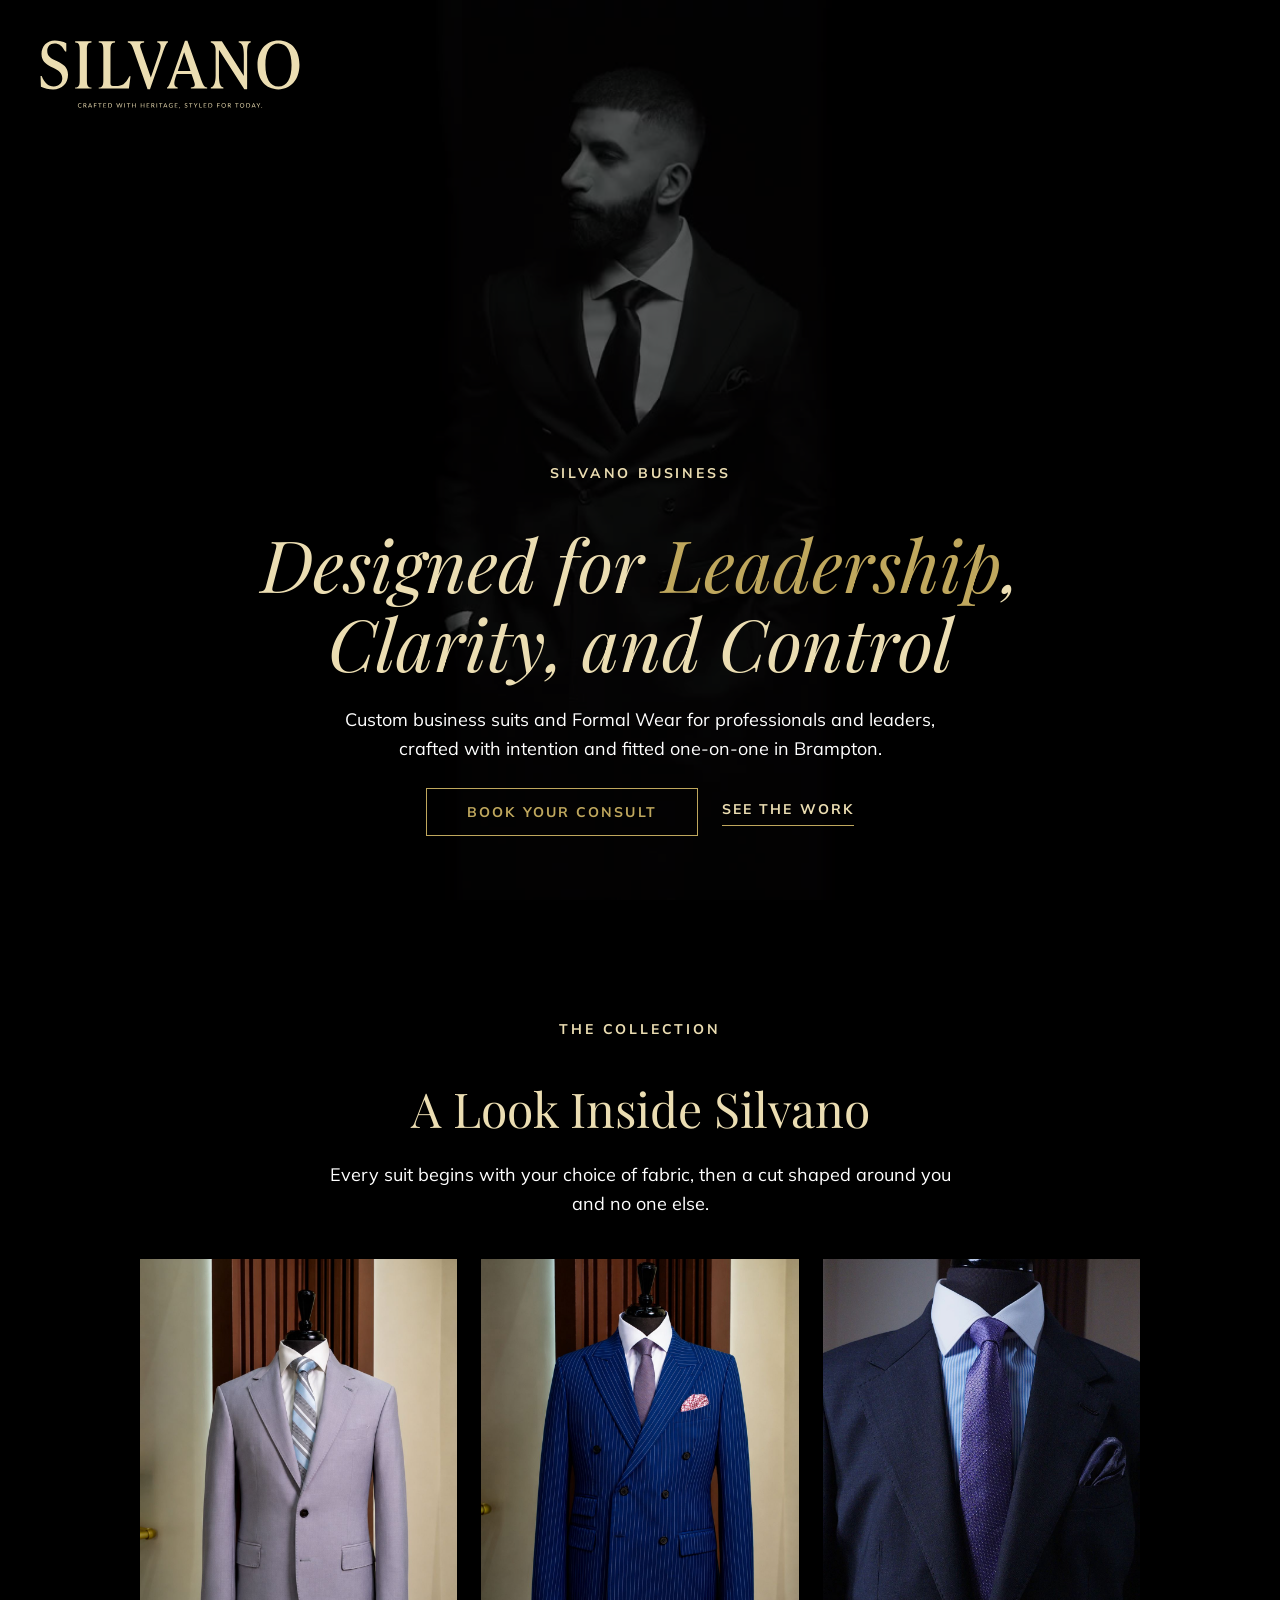
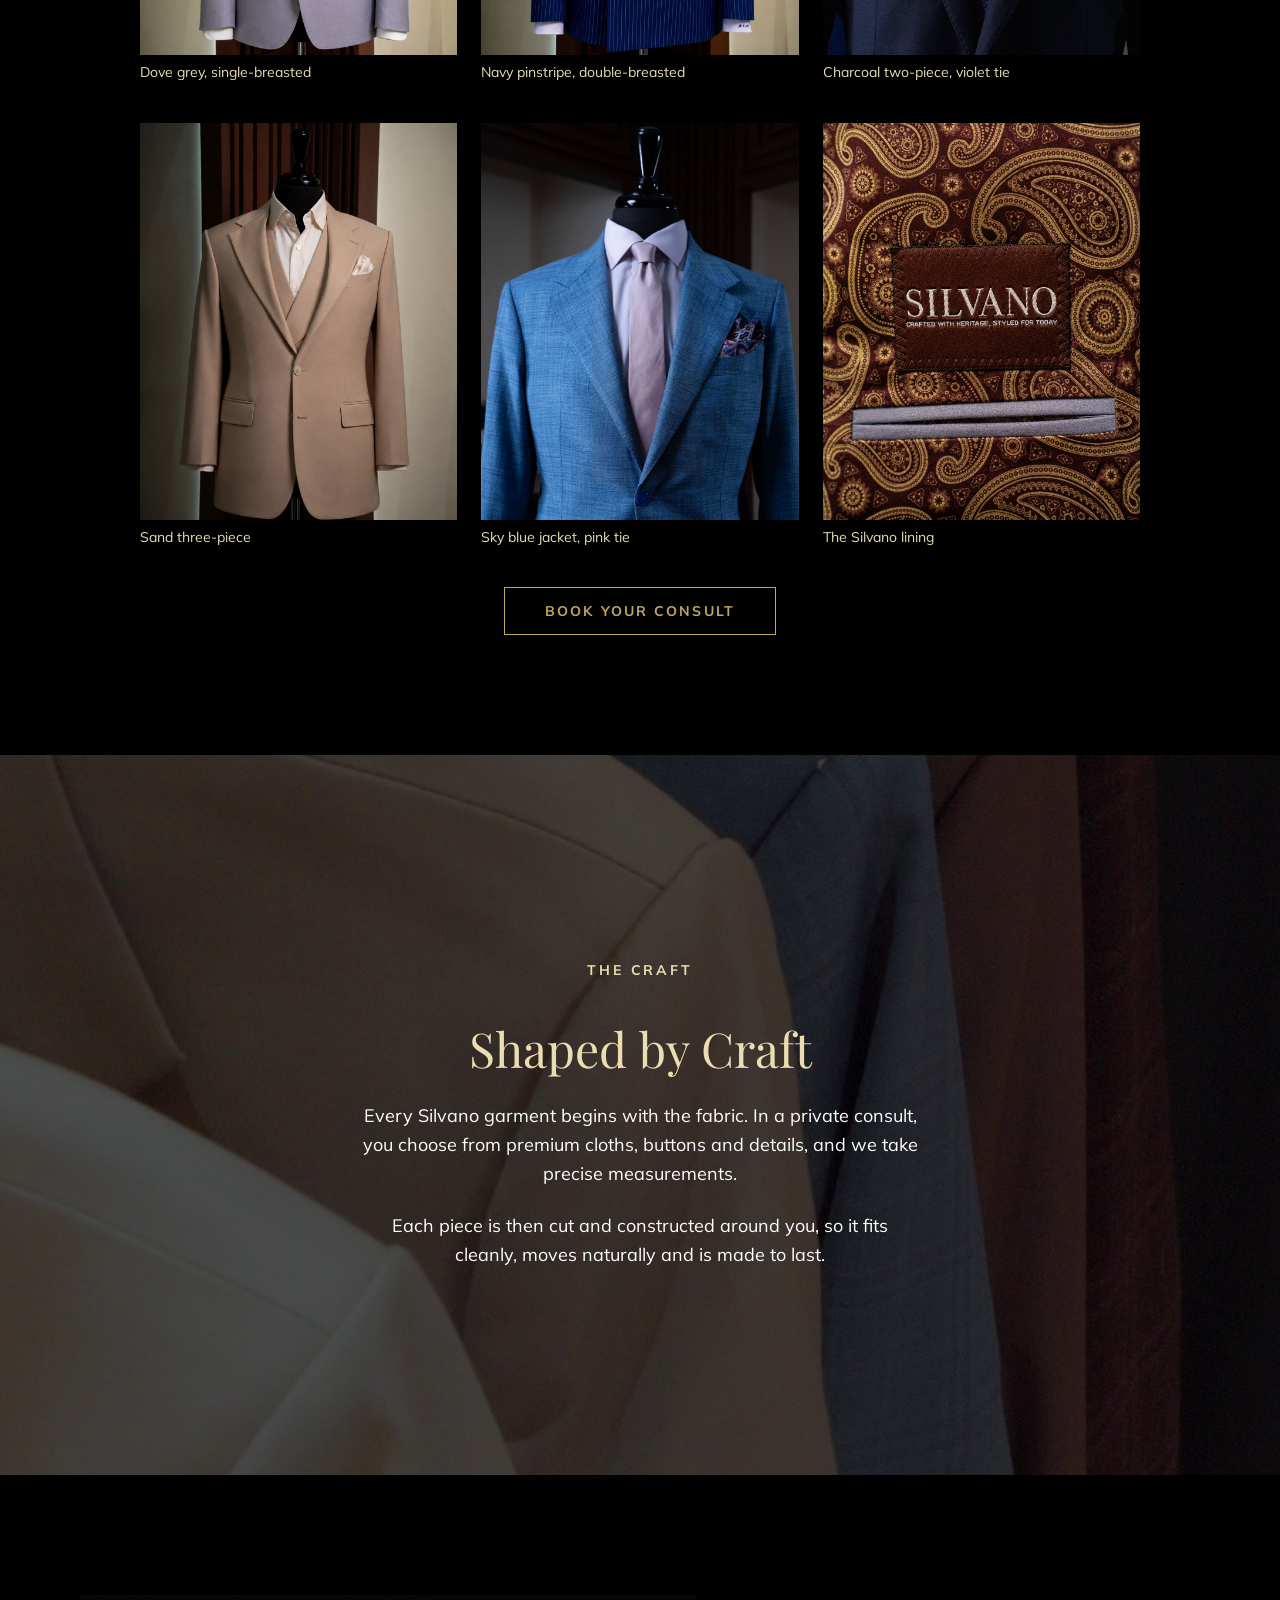
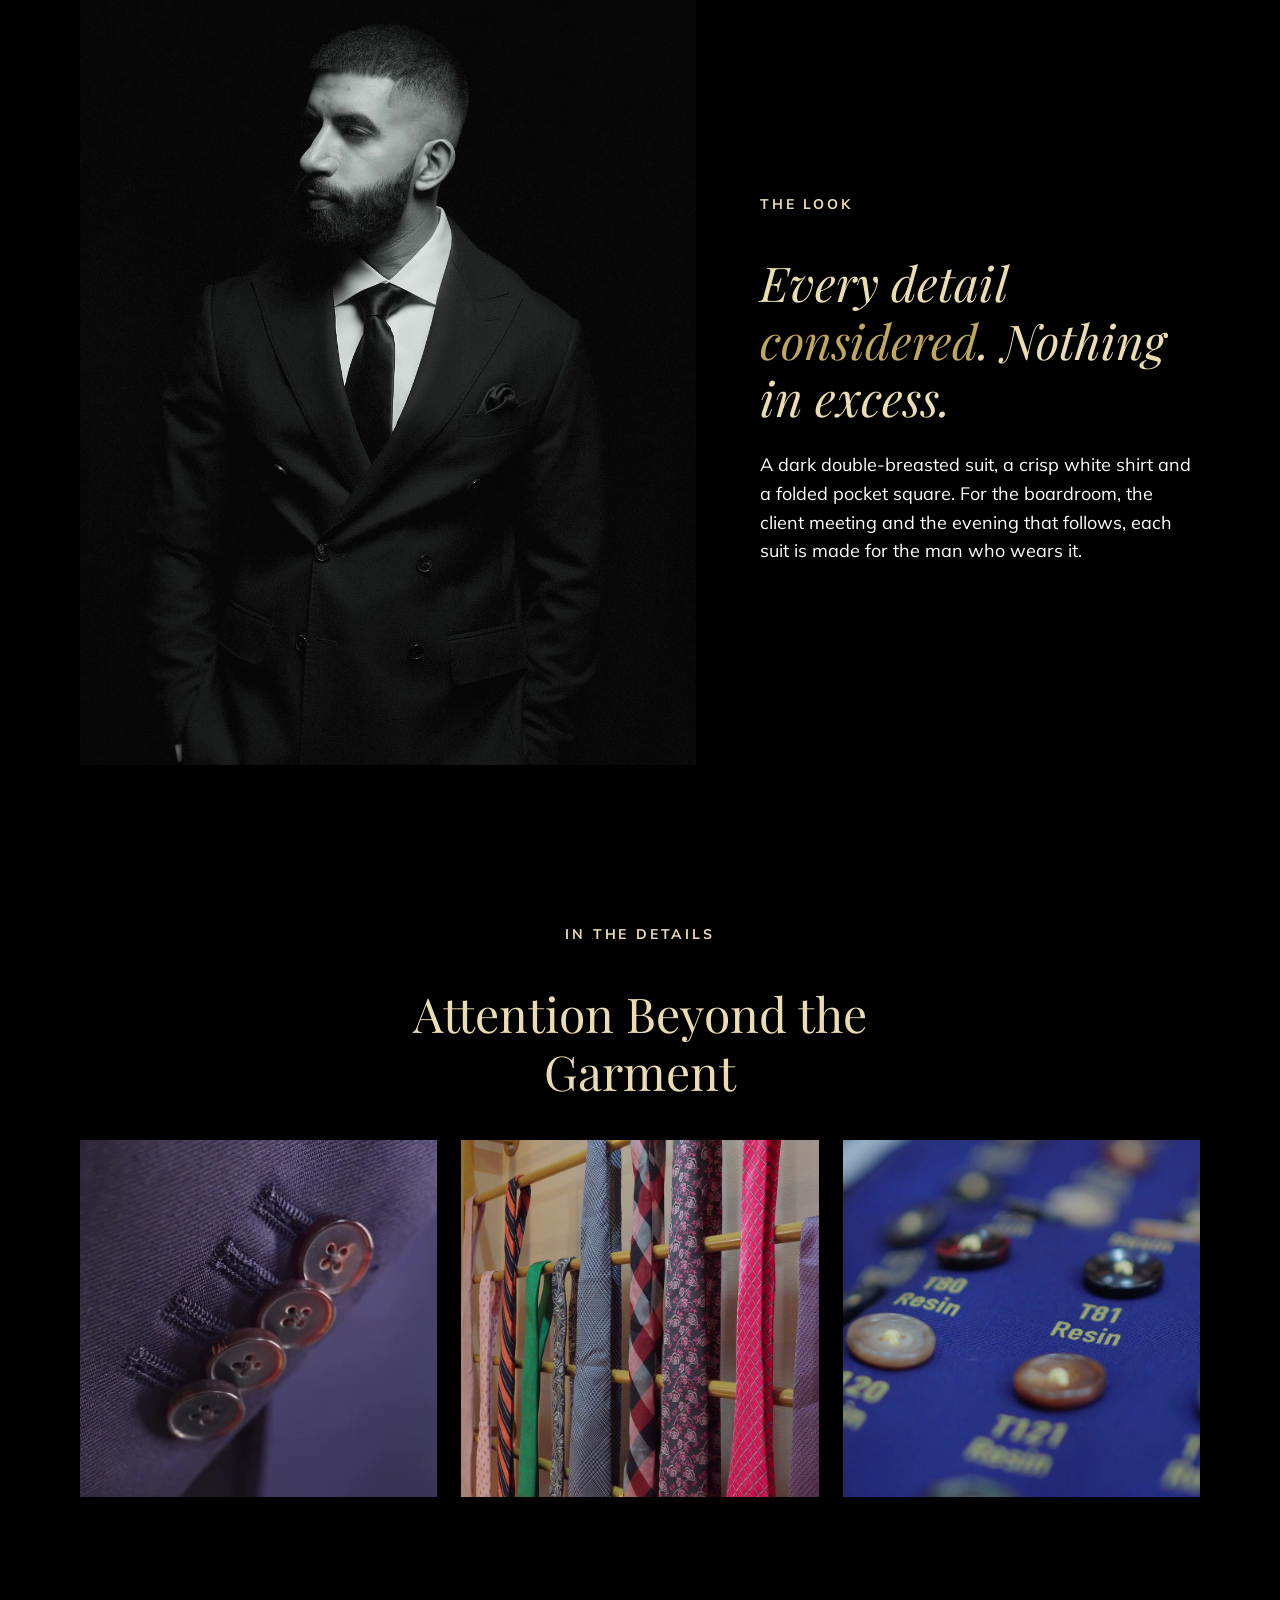
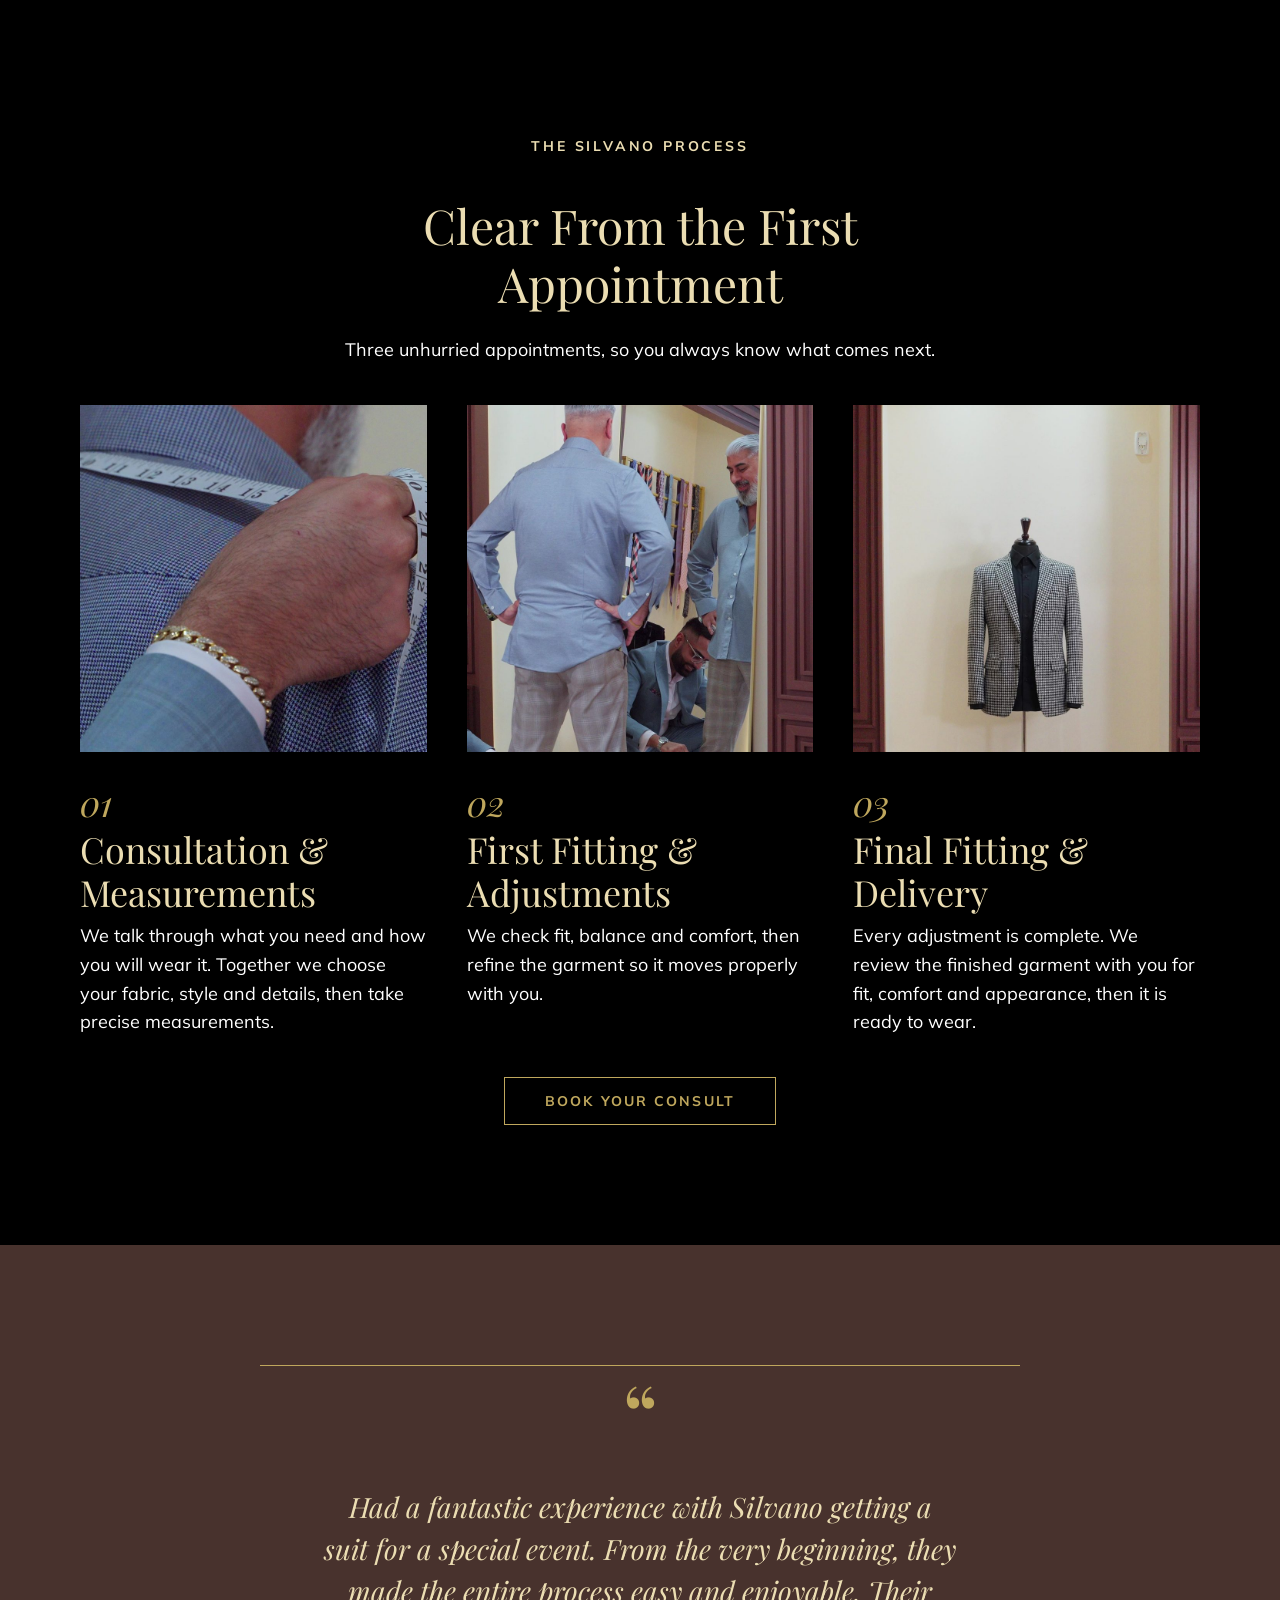
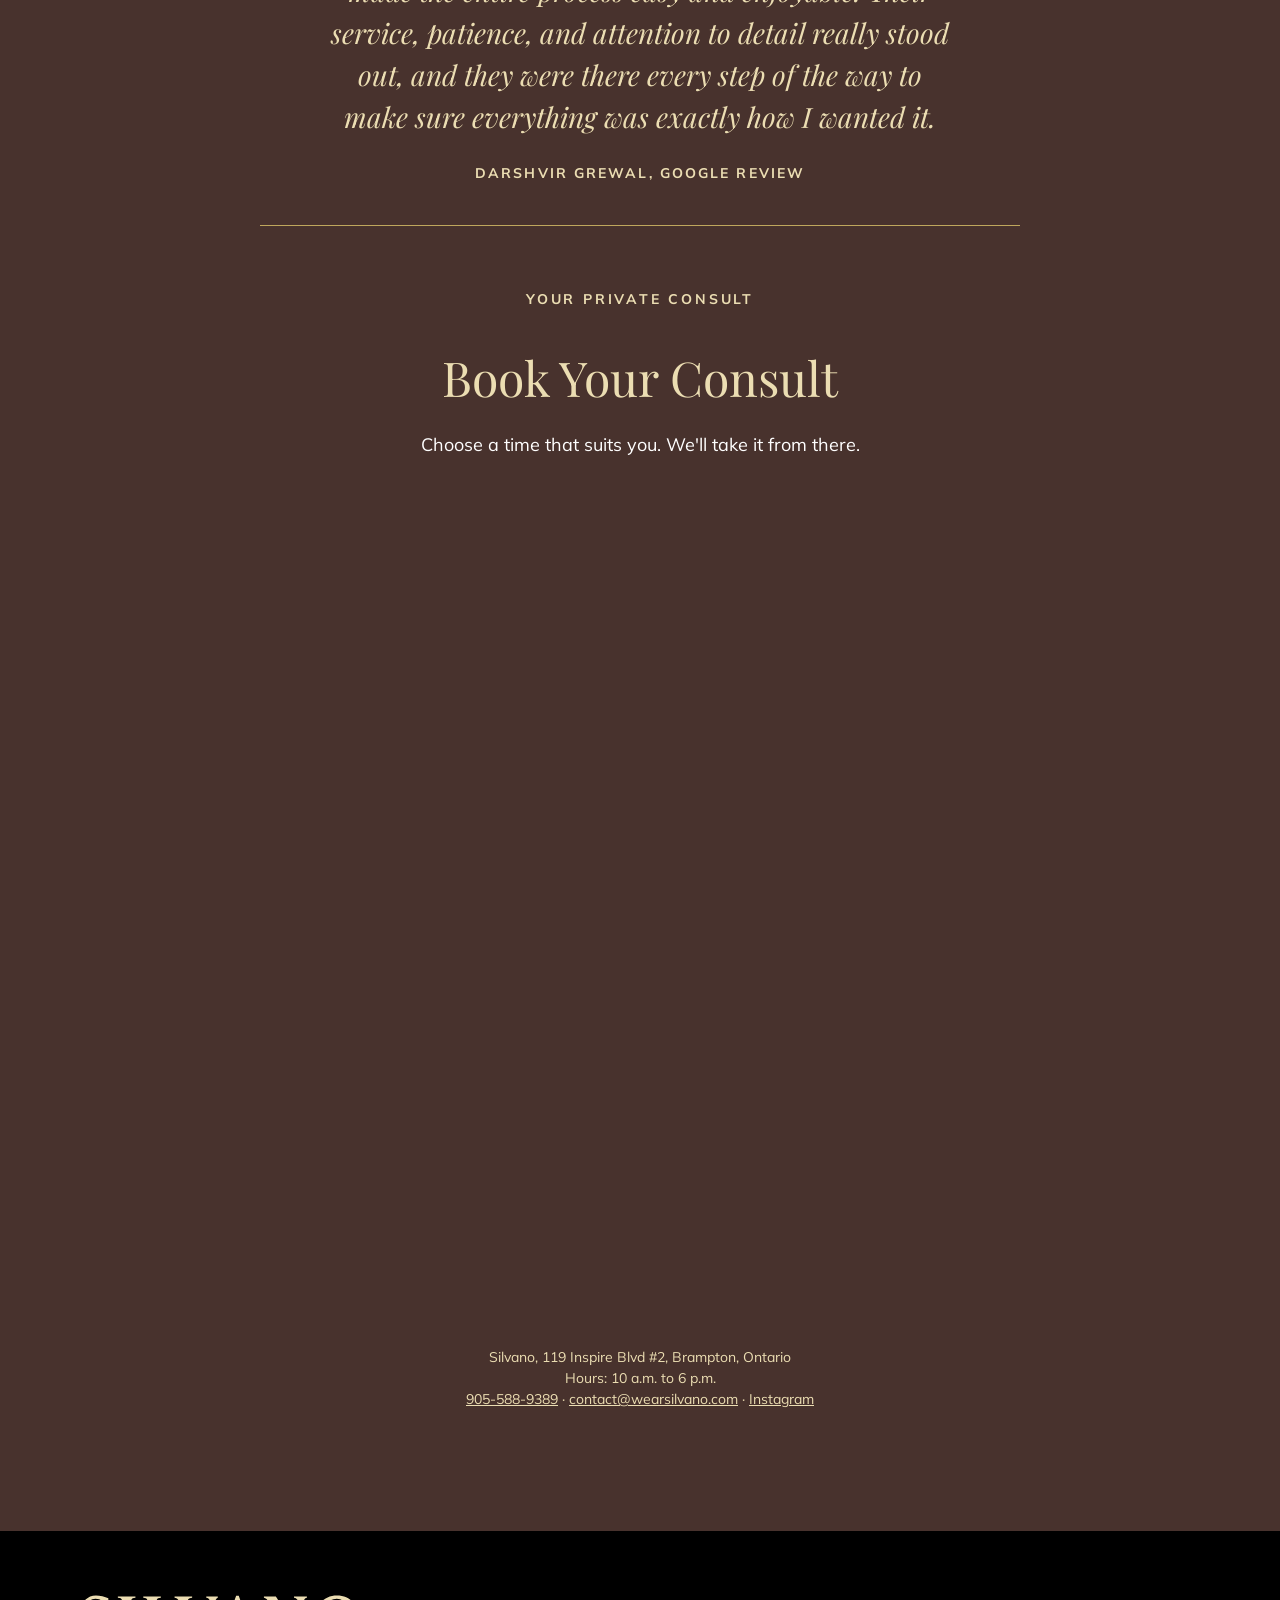
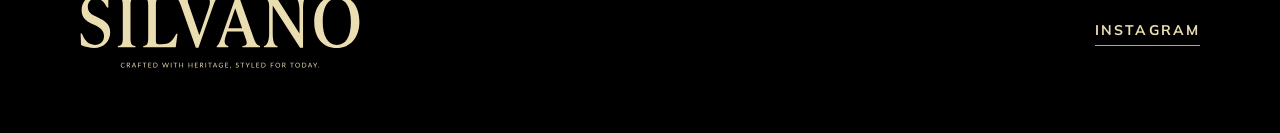
<file: business/index.html>
<!doctype html>
<html lang="en-CA">
<head>
<meta charset="utf-8">
<meta name="viewport" content="width=device-width, initial-scale=1, viewport-fit=cover">
<title>Silvano Business | Custom Business Suits in Brampton</title>
<meta name="description" content="Custom business suits and Formal Wear for professionals and leaders, crafted with intention in Brampton. Book your private consult.">
<meta name="theme-color" content="#000000">
<link rel="preload" href="../assets/fonts/PlayfairDisplay-Italic-Variable.woff2" as="font" type="font/woff2" crossorigin>
<link rel="preload" href="../assets/img/business-hero-kevin-poster.jpg" as="image">
<link rel="stylesheet" href="../assets/css/silvano.css?v=20261128a">
<link rel="stylesheet" href="../assets/css/silvano-b.css?v=20261128a">
<!-- Meta Pixel -->
<script>!function(f,b,e,v,n,t,s){if(f.fbq)return;n=f.fbq=function(){n.callMethod?n.callMethod.apply(n,arguments):n.queue.push(arguments)};if(!f._fbq)f._fbq=n;n.push=n;n.loaded=!0;n.version='2.0';n.queue=[];t=b.createElement(e);t.async=!0;t.src=v;s=b.getElementsByTagName(e)[0];s.parentNode.insertBefore(t,s)}(window,document,'script','https://connect.facebook.net/en_US/fbevents.js');fbq('init','2497570824508447');fbq('track','PageView');</script>
<noscript><img height="1" width="1" style="display:none" alt="" src="https://www.facebook.com/tr?id=2497570824508447&amp;ev=PageView&amp;noscript=1"></noscript>
</head>
<body data-story="business">

<header class="site-header">
  <a href="https://wearsilvano.com" aria-label="Silvano home"><img src="../assets/img/silvano-logo-cream.svg" alt="Silvano, crafted with heritage, styled for today" width="260" height="69"></a>
</header>

<main>
  <section class="hero hero-b hero-b--wide" aria-labelledby="hero-title">
    <div class="tri">
      <div class="tri-main">
        <video autoplay muted loop playsinline preload="metadata" poster="../assets/img/business-hero-kevin-poster.jpg" data-wide-src="../assets/video/business-hero-kevin-wide.mp4" data-wide-poster="../assets/img/business-hero-kevin-wide-poster.jpg" aria-hidden="true">
          <source src="../assets/video/business-hero-kevin.mp4" type="video/mp4">
        </video>
        <img class="hero-still" src="../assets/img/business-hero-kevin-poster.jpg" alt="" aria-hidden="true">
      </div>
    </div>
    <div class="hero-b-copy">
      <p class="eyebrow">Silvano Business</p>
      <h1 id="hero-title" class="hero-line">Designed for <em>Leadership</em>, Clarity, and Control</h1>
      <p class="body">Custom business suits and Formal Wear for professionals and leaders, crafted with intention and fitted one-on-one in Brampton.</p>
      <div class="hero-actions">
        <a class="sv-btn" href="#book" data-book>Book Your Consult</a>
        <a class="sv-link" href="#collection">See the Work</a>
      </div>
    </div>
  </section>

  <section id="collection" class="chapter" aria-labelledby="collection-title">
    <div class="wrap">
      <div class="center-head reveal">
        <p class="eyebrow">The Collection</p>
        <h2 id="collection-title" class="h2">A Look Inside Silvano</h2>
        <p class="body">Every suit begins with your choice of fabric, then a cut shaped around you and no one else.</p>
      </div>
      <ul class="collection collection--six">
        <li><figure><div class="figure push"><img src="../assets/img/real-grey.jpg" alt="A dove grey single-breasted suit with a striped tie, on a mannequin in the Silvano store" width="1080" height="1350" loading="lazy"></div><figcaption>Dove grey, single-breasted</figcaption></figure></li>
        <li><figure><div class="figure push"><img src="../assets/img/real-navy-pinstripe.jpg" alt="A navy pinstripe double-breasted suit with a lilac tie and pink pocket square" width="1080" height="1350" loading="lazy"></div><figcaption>Navy pinstripe, double-breasted</figcaption></figure></li>
        <li><figure><div class="figure push"><img src="../assets/img/real-charcoal.jpg" alt="A charcoal suit with a violet tie and a fine-stripe shirt" width="1080" height="1350" loading="lazy"></div><figcaption>Charcoal two-piece, violet tie</figcaption></figure></li>
        <li><figure><div class="figure push"><img src="../assets/img/real-sand.jpg" alt="A sand three-piece suit with an open-collar white shirt" width="1080" height="1350" loading="lazy"></div><figcaption>Sand three-piece</figcaption></figure></li>
        <li><figure><div class="figure push"><img src="../assets/img/real-skyblue.jpg" alt="A sky blue jacket with a pink tie and a patterned pocket square" width="1080" height="1350" loading="lazy"></div><figcaption>Sky blue jacket, pink tie</figcaption></figure></li>
        <li><figure><div class="figure push"><img src="../assets/img/real-lining.jpg" alt="A paisley jacket lining with the Silvano label" width="1080" height="1350" loading="lazy"></div><figcaption>The Silvano lining</figcaption></figure></li>
      </ul>
      <div class="cta-block">
        <a class="sv-btn" href="#book" data-book>Book Your Consult</a>
      </div>
    </div>
  </section>

  <section id="craft" class="band push" aria-labelledby="craft-title">
    <img src="../assets/img/real-craft-band-v2.jpg" alt="Finished jackets hanging on the rail at the Silvano store" width="1080" height="1080" loading="lazy">
    <div class="band-copy reveal">
      <p class="eyebrow">The Craft</p>
      <h2 id="craft-title" class="h2">Shaped by Craft</h2>
      <p class="body">Every Silvano garment begins with the fabric. In a private consult, you choose from premium cloths, buttons and details, and we take precise measurements.</p>
      <p class="body">Each piece is then cut and constructed around you, so it fits cleanly, moves naturally and is made to last.</p>
    </div>
  </section>

  <section id="look" class="chapter" aria-labelledby="look-title">
    <div class="wrap look-b">
      <figure class="figure figure--tall push"><img src="../assets/img/business-kevin-look.jpg" alt="A man in a dark double-breasted suit, white shirt and dark tie, black and white portrait" width="1080" height="1350" loading="lazy"></figure>
      <div class="chapter-copy reveal">
        <p class="eyebrow">The Look</p>
        <h2 id="look-title" class="pull">Every detail <em>considered</em>. Nothing in excess.</h2>
        <p class="body">A dark double-breasted suit, a crisp white shirt and a folded pocket square. For the boardroom, the client meeting and the evening that follows, each suit is made for the man who wears it.</p>
      </div>
    </div>
  </section>

  <section id="details" class="chapter chapter--tight" aria-labelledby="details-title">
    <div class="wrap">
      <div class="center-head reveal">
        <p class="eyebrow">In the Details</p>
        <h2 id="details-title" class="h2">Attention Beyond the Garment</h2>
      </div>
      <div class="details">
        <div class="figure push"><img src="../assets/img/real-detail-sleeve.jpg" alt="Four working buttons stacked on a navy jacket cuff" width="720" height="720" loading="lazy"></div>
        <div class="figure push"><img src="../assets/img/real-detail-ties.jpg" alt="A rail of silk ties in red, green, navy and pink at the Silvano store" width="900" height="900" loading="lazy"></div>
        <div class="figure push"><img src="../assets/img/real-detail-buttons-v2.jpg" alt="A card of jacket buttons in horn and resin finishes" width="900" height="900" loading="lazy"></div>
      </div>
    </div>
  </section>

  <section id="process" class="chapter" aria-labelledby="process-title">
    <div class="wrap">
      <div class="sec-head reveal">
        <p class="eyebrow">The Silvano Process</p>
        <h2 id="process-title" class="h2">Clear From the First Appointment</h2>
        <p class="body">Three unhurried appointments, so you always know what comes next.</p>
      </div>
      <ol class="steps">
        <li class="step reveal">
          <figure class="figure step-figure push"><img src="../assets/img/real-step-measure.jpg" alt="A Silvano tailor measuring a client across the shoulders" width="900" height="900" loading="lazy"></figure>
          <span class="step-num" aria-hidden="true">01</span>
          <h3 class="step-title">Consultation &amp; Measurements</h3>
          <p class="body">We talk through what you need and how you will wear it. Together we choose your fabric, style and details, then take precise measurements.</p>
        </li>
        <li class="step reveal">
          <figure class="figure step-figure push"><img src="../assets/img/real-step-fitting.jpg" alt="A client at his first fitting in front of the mirror while a Silvano tailor checks the trousers" width="900" height="900" loading="lazy"></figure>
          <span class="step-num" aria-hidden="true">02</span>
          <h3 class="step-title">First Fitting &amp; Adjustments</h3>
          <p class="body">We check fit, balance and comfort, then refine the garment so it moves properly with you.</p>
        </li>
        <li class="step reveal">
          <figure class="figure step-figure push"><img src="../assets/img/real-step-final.jpg" alt="A finished Silvano jacket on display at the Brampton store" width="900" height="900" loading="lazy"></figure>
          <span class="step-num" aria-hidden="true">03</span>
          <h3 class="step-title">Final Fitting &amp; Delivery</h3>
          <p class="body">Every adjustment is complete. We review the finished garment with you for fit, comfort and appearance, then it is ready to wear.</p>
        </li>
      </ol>
      <div class="sec-cta">
        <a class="sv-btn" href="#book" data-book>Book Your Consult</a>
      </div>
    </div>
  </section>

  <section id="book" class="chapter chapter--espresso book-b" aria-labelledby="book-title">
    <div class="wrap">
      <figure class="review reveal">
        <blockquote><p style="margin:0">Had a fantastic experience with Silvano getting a suit for a special event. From the very beginning, they made the entire process easy and enjoyable. Their service, patience, and attention to detail really stood out, and they were there every step of the way to make sure everything was exactly how I wanted it.</p></blockquote>
        <figcaption>Darshvir Grewal, Google review</figcaption>
      </figure>
      <div class="chapter-copy reveal">
        <p class="eyebrow">Your Private Consult</p>
        <h2 id="book-title" class="h2">Book Your Consult</h2>
        <p class="body">Choose a time that suits you. We'll take it from there.</p>
      </div>
      <div class="acuity" style="margin-top: var(--space-5)">
        <iframe src="https://app.acuityscheduling.com/schedule.php?owner=39154382&amp;ref=embedded_csp" title="Book your Silvano consult" width="100%" height="800" frameborder="0" allow="payment" loading="lazy"></iframe>
        <script src="https://embed.acuityscheduling.com/js/embed.js" type="text/javascript"></script>
      </div>
      <address class="small" style="font-style: normal; margin-top: var(--space-5); color: var(--cream)">
        Silvano, 119 Inspire Blvd #2, Brampton, Ontario<br>
        Hours: 10 a.m. to 6 p.m.<br>
        <a href="tel:+19055889389">905-588-9389</a> · <a href="mailto:contact@wearsilvano.com">contact@wearsilvano.com</a> · <a href="https://www.instagram.com/wearsilvano/" target="_blank" rel="noopener">Instagram</a>
      </address>
    </div>
  </section>
</main>

<footer class="site-footer">
  <div class="wrap">
    <img src="../assets/img/silvano-logo-cream.svg" alt="Silvano, crafted with heritage, styled for today" width="280" height="74">
    <a class="sv-link" href="https://www.instagram.com/wearsilvano/" target="_blank" rel="noopener">Instagram</a>
  </div>
</footer>

<div class="sticky-book"><a class="sv-btn" href="#book" data-book>Book Your Consult</a></div>

<script src="../assets/js/silvano.js?v=20261128a"></script>
</body>
</html>
</file>
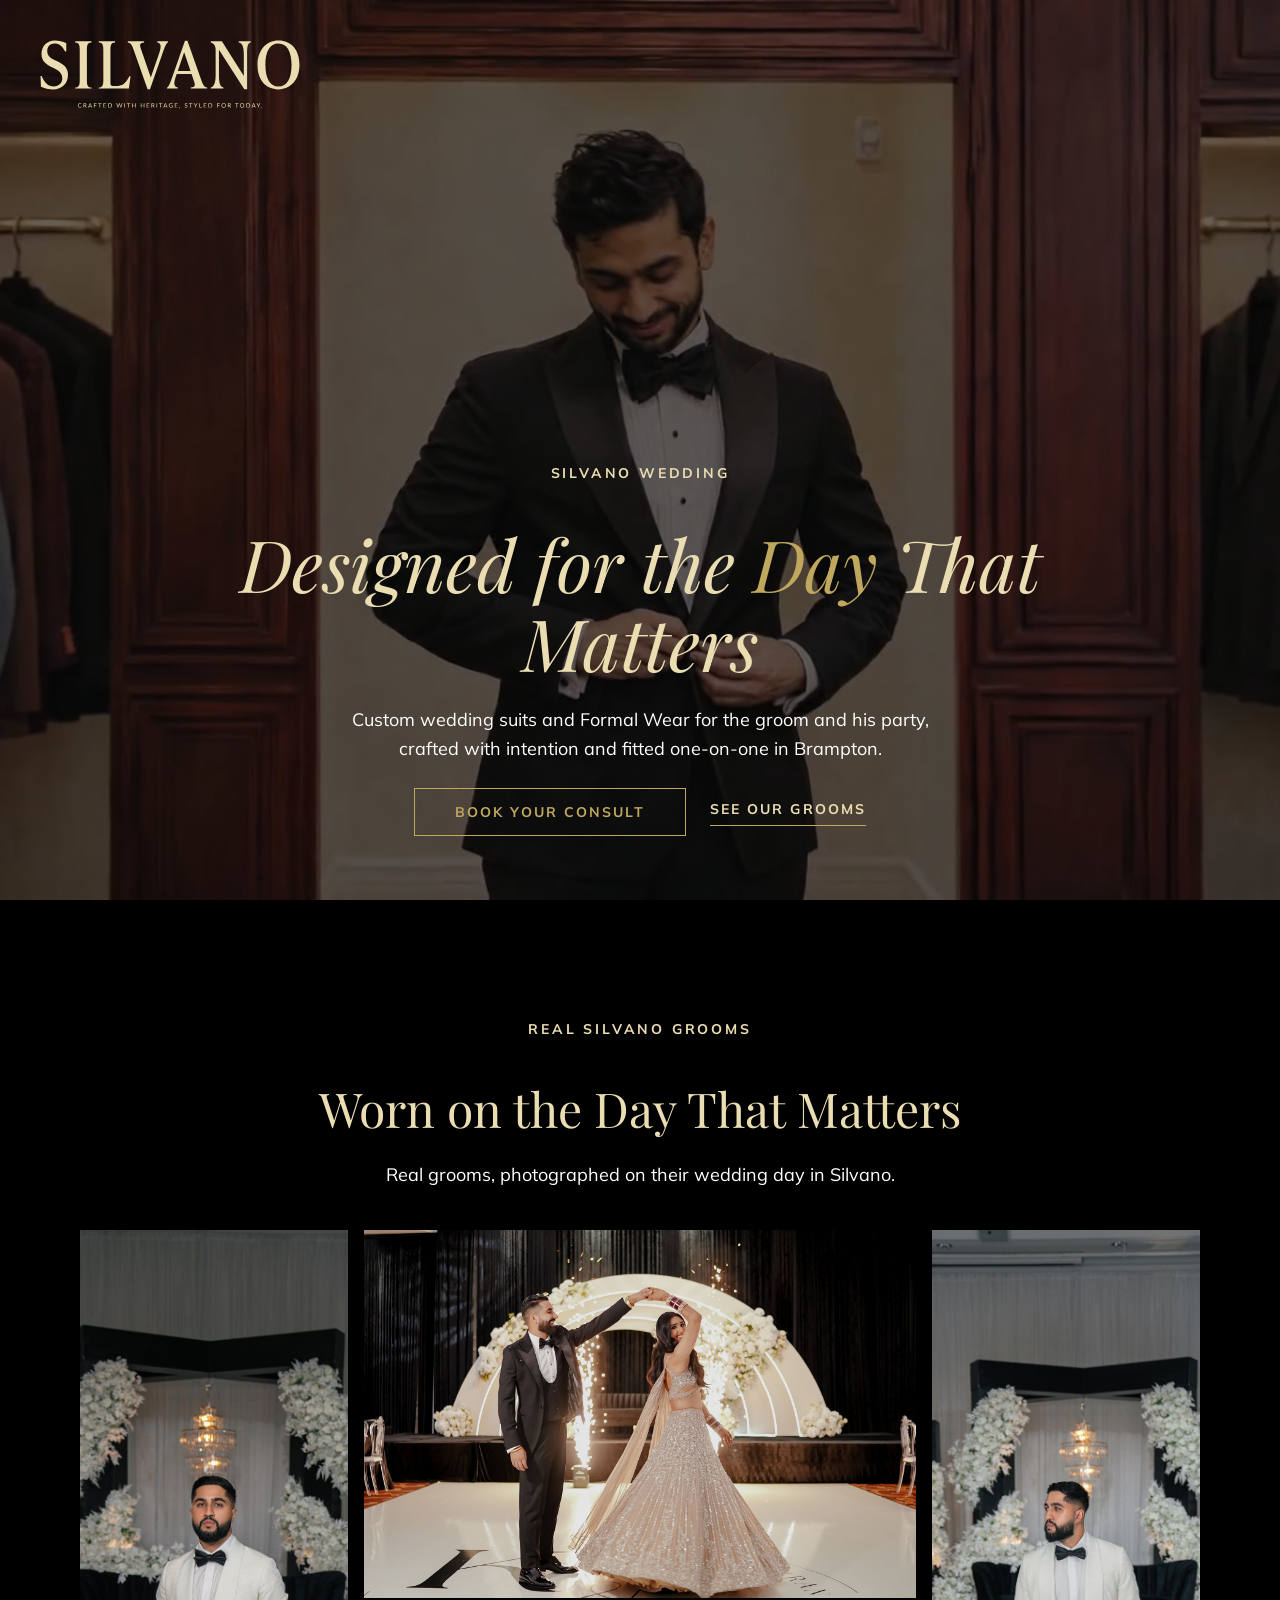
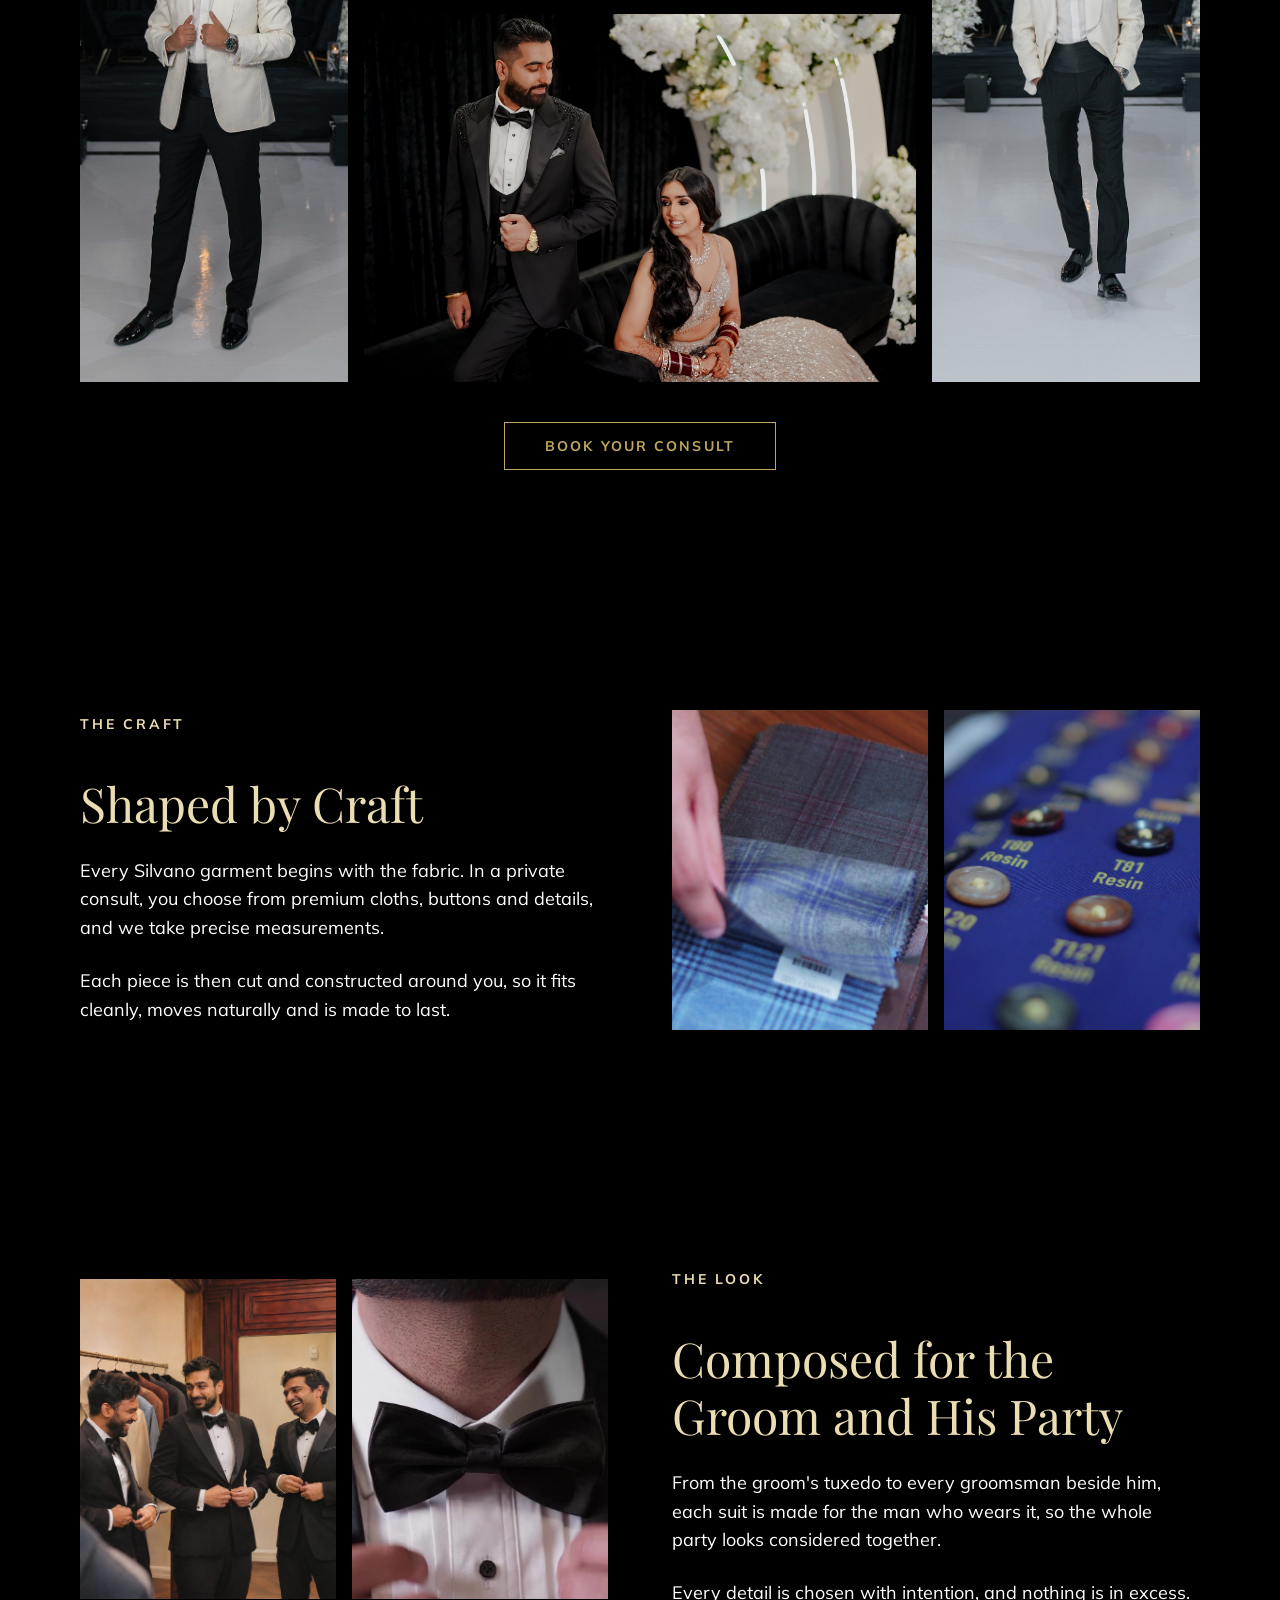
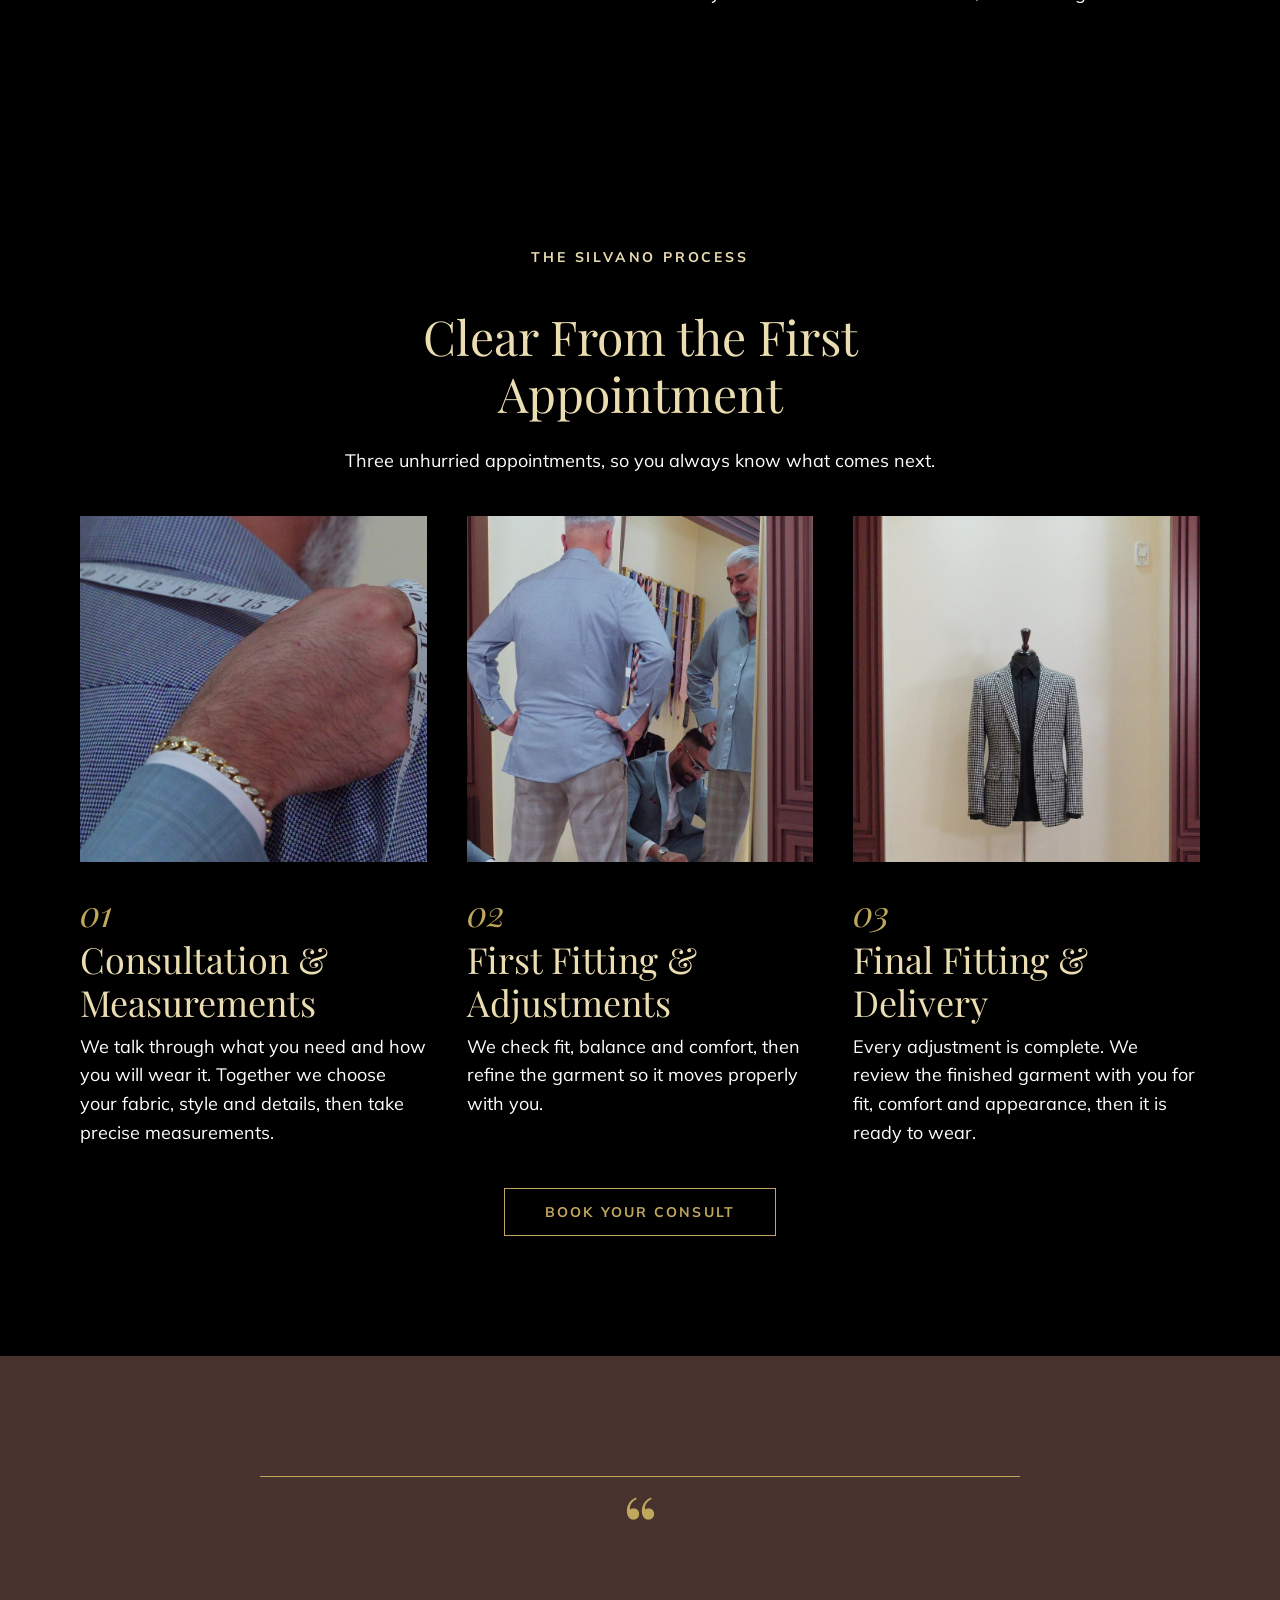
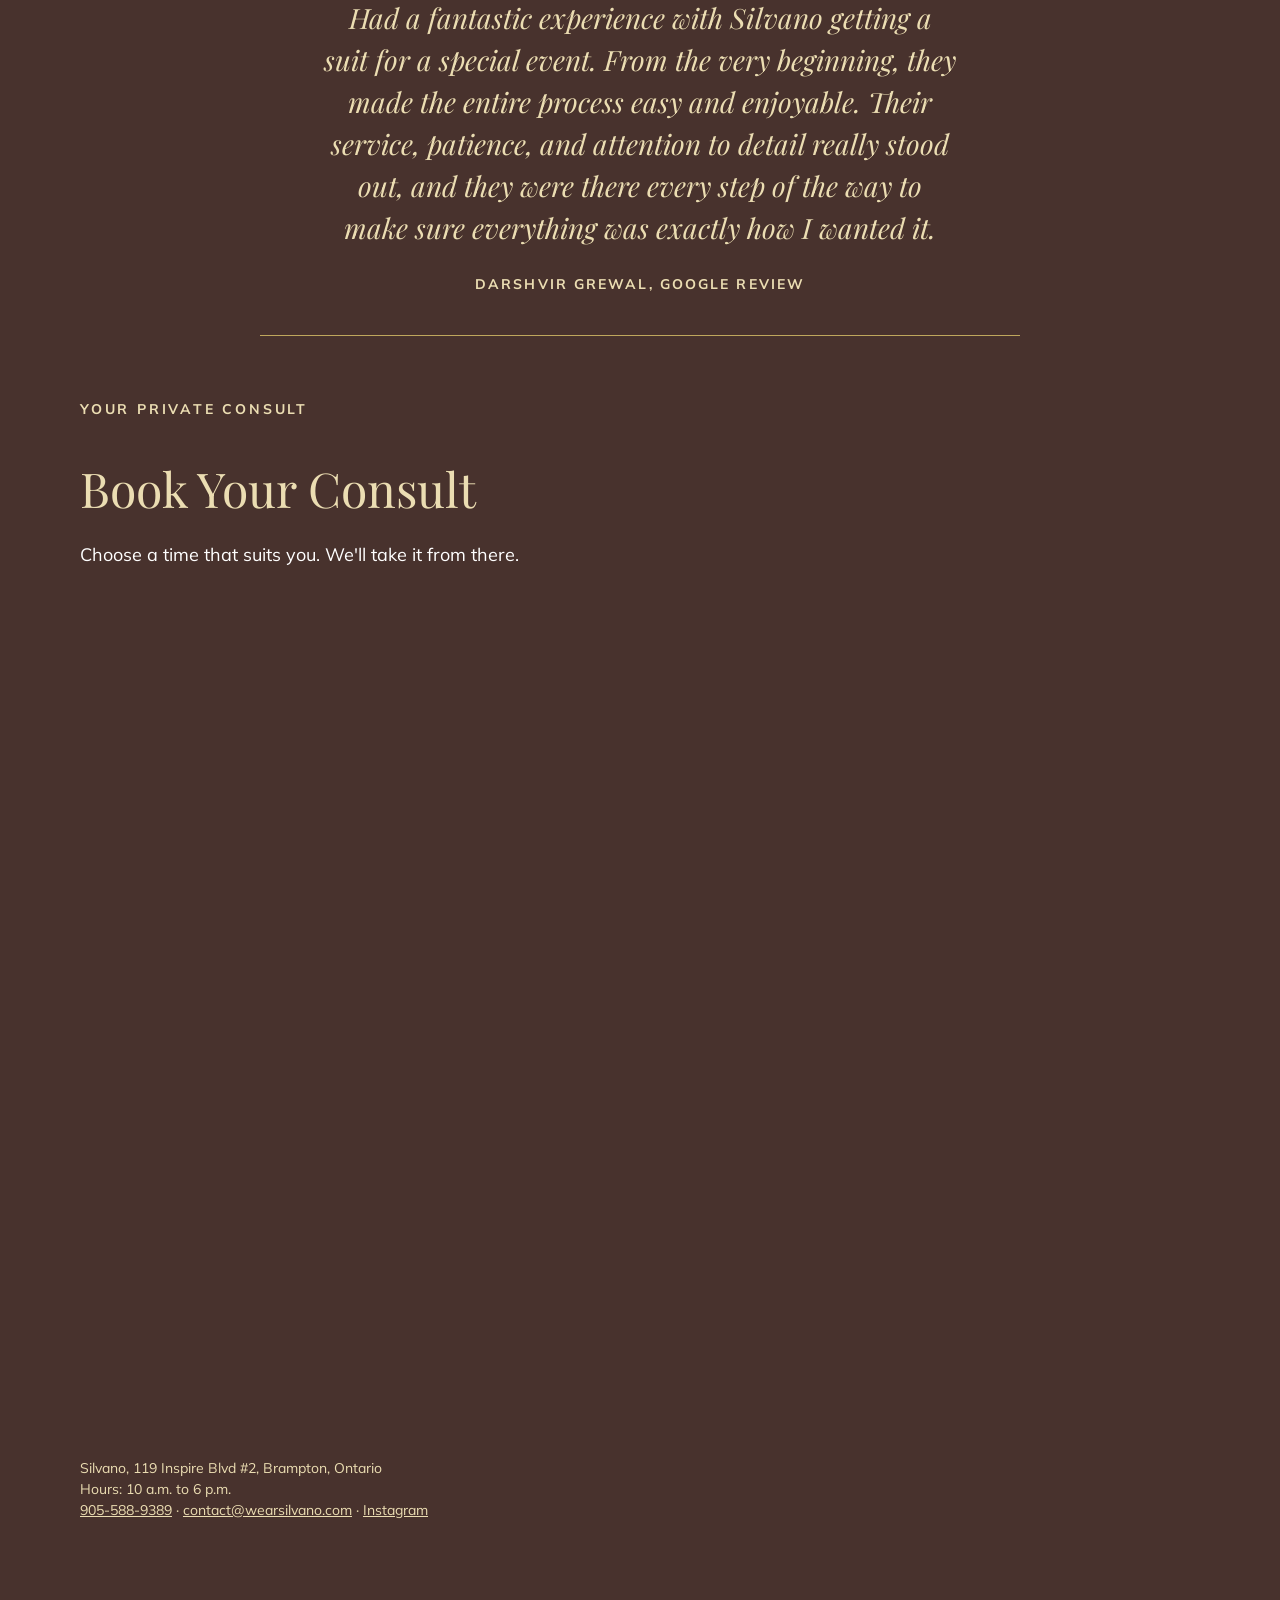
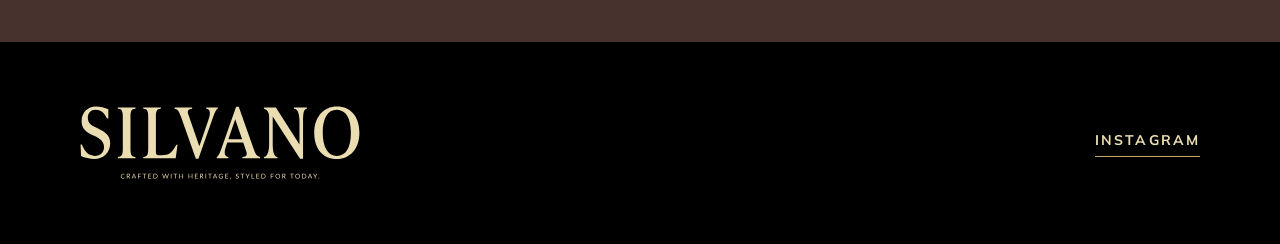
<file: wedding/index.html>
<!doctype html>
<html lang="en-CA">
<head>
<meta charset="utf-8">
<meta name="viewport" content="width=device-width, initial-scale=1, viewport-fit=cover">
<title>Silvano Wedding | Custom Wedding Suits in Brampton</title>
<meta name="description" content="Custom wedding suits and Formal Wear for the groom and his party, crafted with intention in Brampton. Book your private consult.">
<meta name="theme-color" content="#000000">
<link rel="preload" href="../assets/fonts/PlayfairDisplay-Italic-Variable.woff2" as="font" type="font/woff2" crossorigin>
<link rel="preload" href="../assets/img/wedding-hero-groom-poster.jpg" as="image">
<link rel="stylesheet" href="../assets/css/silvano.css?v=20261127b">
<link rel="stylesheet" href="../assets/css/silvano-b.css?v=20261127b">
<!-- Meta Pixel -->
<script>!function(f,b,e,v,n,t,s){if(f.fbq)return;n=f.fbq=function(){n.callMethod?n.callMethod.apply(n,arguments):n.queue.push(arguments)};if(!f._fbq)f._fbq=n;n.push=n;n.loaded=!0;n.version='2.0';n.queue=[];t=b.createElement(e);t.async=!0;t.src=v;s=b.getElementsByTagName(e)[0];s.parentNode.insertBefore(t,s)}(window,document,'script','https://connect.facebook.net/en_US/fbevents.js');fbq('init','2497570824508447');fbq('track','PageView');</script>
<noscript><img height="1" width="1" style="display:none" alt="" src="https://www.facebook.com/tr?id=2497570824508447&amp;ev=PageView&amp;noscript=1"></noscript>
</head>
<body data-story="wedding">

<header class="site-header">
  <a href="https://wearsilvano.com" aria-label="Silvano home"><img src="../assets/img/silvano-logo-cream.svg" alt="Silvano, crafted with heritage, styled for today" width="260" height="69"></a>
</header>

<main>
  <section class="hero hero-b hero-b--wide" aria-labelledby="hero-title">
    <div class="tri">
      <div class="tri-main">
        <video autoplay muted loop playsinline preload="metadata" poster="../assets/img/wedding-hero-groom-poster.jpg" data-wide-src="../assets/video/wedding-hero-groom-wide.mp4" data-wide-poster="../assets/img/wedding-hero-groom-wide-poster.jpg" aria-hidden="true">
          <source src="../assets/video/wedding-hero-groom.mp4" type="video/mp4">
        </video>
        <img class="hero-still" src="../assets/img/wedding-hero-groom-poster.jpg" alt="" aria-hidden="true">
      </div>
    </div>
    <div class="hero-b-copy">
      <p class="eyebrow">Silvano Wedding</p>
      <h1 id="hero-title" class="hero-line">Designed for the <em>Day</em> That Matters</h1>
      <p class="body">Custom wedding suits and Formal Wear for the groom and his party, crafted with intention and fitted one-on-one in Brampton.</p>
      <div class="hero-actions">
        <a class="sv-btn" href="#book" data-book>Book Your Consult</a>
        <a class="sv-link" href="#grooms">See Our Grooms</a>
      </div>
    </div>
  </section>

  <section id="grooms" class="chapter" aria-labelledby="grooms-title">
    <div class="wrap">
      <div class="sec-head reveal">
        <p class="eyebrow">Real Silvano Grooms</p>
        <h2 id="grooms-title" class="h2">Worn on the Day That Matters</h2>
        <p class="body">Real grooms, photographed on their wedding day in Silvano.</p>
      </div>
      <div class="grooms">
        <figure class="groom groom--tall push"><img src="../assets/img/groom-ivory-1.jpg" alt="A groom in an ivory shawl-collar dinner jacket, black bow tie and black trousers at his reception" width="1067" height="1600" loading="lazy"></figure>
        <figure class="groom groom--wide push"><img src="../assets/img/groom-black-dance.jpg" alt="A groom in a black three-piece tuxedo twirling his bride on the dance floor" width="1800" height="1200" loading="lazy"></figure>
        <figure class="groom groom--wide push"><img src="../assets/img/groom-black-lounge.jpg" alt="A groom in a black tuxedo with embellished lapels standing beside his seated bride" width="1800" height="1200" loading="lazy"></figure>
        <figure class="groom groom--tall push"><img src="../assets/img/groom-ivory-2.jpg" alt="A groom in an ivory dinner jacket with a black cummerbund and bow tie" width="1067" height="1600" loading="lazy"></figure>
      </div>
      <div class="sec-cta">
        <a class="sv-btn" href="#book" data-book>Book Your Consult</a>
      </div>
    </div>
  </section>

  <section id="craft" class="chapter" aria-labelledby="craft-title">
    <div class="wrap chapter-grid">
      <div class="chapter-copy reveal">
        <p class="eyebrow">The Craft</p>
        <h2 id="craft-title" class="h2">Shaped by Craft</h2>
        <p class="body">Every Silvano garment begins with the fabric. In a private consult, you choose from premium cloths, buttons and details, and we take precise measurements.</p>
        <p class="body">Each piece is then cut and constructed around you, so it fits cleanly, moves naturally and is made to last.</p>
      </div>
      <div class="pair">
        <figure class="figure figure--tall push"><img src="../assets/img/real-craft-swatch.jpg" alt="Choosing between check fabric swatches at Silvano" width="1080" height="1350" loading="lazy"></figure>
        <figure class="figure figure--tall push"><img src="../assets/img/real-craft-buttons.jpg" alt="A card of jacket buttons in horn and resin finishes" width="1080" height="1350" loading="lazy"></figure>
      </div>
    </div>
  </section>

  <section id="look" class="chapter" aria-labelledby="look-title">
    <div class="wrap chapter-grid chapter-grid--reverse">
      <div class="chapter-copy reveal">
        <p class="eyebrow">The Look</p>
        <h2 id="look-title" class="h2">Composed for the Groom and His Party</h2>
        <p class="body">From the groom's tuxedo to every groomsman beside him, each suit is made for the man who wears it, so the whole party looks considered together.</p>
        <p class="body">Every detail is chosen with intention, and nothing is in excess.</p>
      </div>
      <div class="pair">
        <figure class="figure figure--tall push"><img src="../assets/img/groom-party-look.jpg" alt="A groom and two groomsmen in black tuxedos laughing as they fasten their jackets at the Silvano store" width="1080" height="1350" loading="lazy"></figure>
        <figure class="figure figure--tall push"><img src="../assets/img/real-bowtie.jpg" alt="A black silk bow tie with a pleated tuxedo shirt and onyx studs" width="720" height="900" loading="lazy"></figure>
      </div>
    </div>
  </section>

  <section id="process" class="chapter" aria-labelledby="process-title">
    <div class="wrap">
      <div class="sec-head reveal">
        <p class="eyebrow">The Silvano Process</p>
        <h2 id="process-title" class="h2">Clear From the First Appointment</h2>
        <p class="body">Three unhurried appointments, so you always know what comes next.</p>
      </div>
      <ol class="steps">
        <li class="step reveal">
          <figure class="figure step-figure push"><img src="../assets/img/real-step-measure.jpg" alt="A Silvano tailor measuring a client across the shoulders" width="900" height="900" loading="lazy"></figure>
          <span class="step-num" aria-hidden="true">01</span>
          <h3 class="step-title">Consultation &amp; Measurements</h3>
          <p class="body">We talk through what you need and how you will wear it. Together we choose your fabric, style and details, then take precise measurements.</p>
        </li>
        <li class="step reveal">
          <figure class="figure step-figure push"><img src="../assets/img/real-step-fitting.jpg" alt="A client at his first fitting in front of the mirror while a Silvano tailor checks the trousers" width="900" height="900" loading="lazy"></figure>
          <span class="step-num" aria-hidden="true">02</span>
          <h3 class="step-title">First Fitting &amp; Adjustments</h3>
          <p class="body">We check fit, balance and comfort, then refine the garment so it moves properly with you.</p>
        </li>
        <li class="step reveal">
          <figure class="figure step-figure push"><img src="../assets/img/real-step-final.jpg" alt="A finished Silvano jacket on display at the Brampton store" width="900" height="900" loading="lazy"></figure>
          <span class="step-num" aria-hidden="true">03</span>
          <h3 class="step-title">Final Fitting &amp; Delivery</h3>
          <p class="body">Every adjustment is complete. We review the finished garment with you for fit, comfort and appearance, then it is ready to wear.</p>
        </li>
      </ol>
      <div class="sec-cta">
        <a class="sv-btn" href="#book" data-book>Book Your Consult</a>
      </div>
    </div>
  </section>

  <section id="book" class="chapter chapter--espresso" aria-labelledby="book-title">
    <div class="wrap">
      <figure class="review reveal">
        <blockquote><p style="margin:0">Had a fantastic experience with Silvano getting a suit for a special event. From the very beginning, they made the entire process easy and enjoyable. Their service, patience, and attention to detail really stood out, and they were there every step of the way to make sure everything was exactly how I wanted it.</p></blockquote>
        <figcaption>Darshvir Grewal, Google review</figcaption>
      </figure>
      <div class="chapter-copy reveal">
        <p class="eyebrow">Your Private Consult</p>
        <h2 id="book-title" class="h2">Book Your Consult</h2>
        <p class="body">Choose a time that suits you. We'll take it from there.</p>
      </div>
      <div class="acuity" style="margin-top: var(--space-5)">
        <iframe src="https://app.acuityscheduling.com/schedule.php?owner=39154382&amp;ref=embedded_csp" title="Book your Silvano consult" width="100%" height="800" frameborder="0" allow="payment" loading="lazy"></iframe>
        <script src="https://embed.acuityscheduling.com/js/embed.js" type="text/javascript"></script>
      </div>
      <address class="small" style="font-style: normal; margin-top: var(--space-5); color: var(--cream)">
        Silvano, 119 Inspire Blvd #2, Brampton, Ontario<br>
        Hours: 10 a.m. to 6 p.m.<br>
        <a href="tel:+19055889389">905-588-9389</a> · <a href="mailto:contact@wearsilvano.com">contact@wearsilvano.com</a> · <a href="https://www.instagram.com/wearsilvano/" target="_blank" rel="noopener">Instagram</a>
      </address>
    </div>
  </section>
</main>

<footer class="site-footer">
  <div class="wrap">
    <img src="../assets/img/silvano-logo-cream.svg" alt="Silvano, crafted with heritage, styled for today" width="280" height="74">
    <a class="sv-link" href="https://www.instagram.com/wearsilvano/" target="_blank" rel="noopener">Instagram</a>
  </div>
</footer>

<div class="sticky-book"><a class="sv-btn" href="#book" data-book>Book Your Consult</a></div>

<script src="../assets/js/silvano.js?v=20261127b"></script>
</body>
</html>
</file>
<file: assets/css/silvano.css>
/* Silvano landing pages. Values from the Silvano design system tokens only. */
@font-face { font-family: "Playfair Display"; src: url("../fonts/PlayfairDisplay-Variable.woff2") format("woff2"); font-weight: 400 900; font-style: normal; font-display: swap; }
@font-face { font-family: "Playfair Display"; src: url("../fonts/PlayfairDisplay-Italic-Variable.woff2") format("woff2"); font-weight: 400 900; font-style: italic; font-display: swap; }
@font-face { font-family: "Mulish"; src: url("../fonts/Mulish-Variable.woff2") format("woff2"); font-weight: 200 1000; font-style: normal; font-display: swap; }

:root {
  --black: #000000; --espresso: #48322D; --gold: #BFA75D; --cream: #EBDDB2; --white: #FFFFFF; --error: #E8907F;
  --overlay: rgba(0, 0, 0, 0.6);
  --font-display: "Playfair Display", Georgia, "Times New Roman", serif;
  --font-sans: Mulish, "Helvetica Neue", Arial, sans-serif;
  --space-1: 4px; --space-2: 8px; --space-3: 16px; --space-4: 24px; --space-5: 40px; --space-6: 64px; --space-7: 120px;
  --radius-none: 0px;
  --ease: cubic-bezier(0.22, 0.61, 0.36, 1);
}

*, *::before, *::after { box-sizing: border-box; }
html { scroll-behavior: smooth; -webkit-text-size-adjust: 100%; }
body { margin: 0; background: var(--black); color: var(--white); font-family: var(--font-sans); font-size: 16px; line-height: 1.6; }
img, video { display: block; max-width: 100%; }
a { color: inherit; }
.visually-hidden { position: absolute; width: 1px; height: 1px; overflow: hidden; clip: rect(0 0 0 0); white-space: nowrap; }
.wrap { width: 100%; max-width: 1200px; margin: 0 auto; padding: 0 var(--space-3); }

/* Type (design-system text styles, phone first) */
.eyebrow { font-family: var(--font-sans); font-size: 13px; font-weight: 700; letter-spacing: 0.2em; line-height: 1.4; text-transform: uppercase; color: var(--cream); margin: 0 0 var(--space-3); }
.hero-line { font-family: var(--font-display); font-style: italic; font-weight: 400; font-size: 40px; line-height: 1.1; color: var(--cream); margin: 0; }
.hero-line em { color: var(--gold); font-style: italic; }
.h2 { font-family: var(--font-display); font-weight: 400; font-size: 32px; line-height: 1.2; color: var(--cream); margin: 0; }
.body { font-size: 16px; line-height: 1.6; color: var(--white); margin: 0; }
.small { font-size: 13px; line-height: 1.5; }

/* Buttons and links (design-system components) */
.sv-btn { display: inline-block; font-family: var(--font-sans); font-size: 14px; font-weight: 700; line-height: 1; letter-spacing: 0.15em; text-transform: uppercase; text-decoration: none; text-align: center;
  color: var(--gold); background: transparent; border: 1px solid var(--gold); border-radius: var(--radius-none); padding: var(--space-3) var(--space-5); min-height: 48px; cursor: pointer;
  transition: background-color 200ms ease, color 200ms ease; }
.sv-btn:hover { background: var(--gold); color: var(--black); }
.sv-btn:focus-visible, .sv-link:focus-visible { outline: 1px solid var(--cream); outline-offset: 4px; }
.sv-link { font-size: 14px; font-weight: 700; letter-spacing: 0.15em; text-transform: uppercase; color: var(--cream); text-decoration: none; padding-bottom: var(--space-1); border-bottom: 1px solid var(--gold); }
.sv-link:hover { color: var(--gold); }

/* Header */
.site-header { position: absolute; top: 0; left: 0; right: 0; z-index: 10; padding: var(--space-4) var(--space-3); display: flex; justify-content: space-between; align-items: center; }
.site-header img { width: 140px; height: auto; }

/* Hero: phone = full-bleed film under the overlay; desktop = split */
.hero { position: relative; min-height: 100svh; display: grid; }
.hero-media { position: absolute; inset: 0; overflow: hidden; background: var(--black); }
.hero-media video, .hero-media img { position: absolute; inset: 0; width: 100%; height: 100%; object-fit: cover; }
.hero-media::after { content: ""; position: absolute; inset: 0; background: var(--overlay); }
.hero-copy { position: relative; z-index: 1; align-self: end; padding: var(--space-7) var(--space-3) var(--space-6); display: flex; flex-direction: column; gap: var(--space-4); max-width: 560px; }
.hero-actions { display: flex; flex-wrap: wrap; align-items: center; gap: var(--space-4); }

/* Chapters */
.chapter { padding: var(--space-6) 0; }
.chapter--espresso { background: var(--espresso); }
.chapter-grid { display: grid; gap: var(--space-5); }
.chapter-copy { display: flex; flex-direction: column; gap: var(--space-4); max-width: 520px; }
.figure { margin: 0; overflow: hidden; background: var(--black); }
.figure img { width: 100%; height: 100%; object-fit: cover; }
.figure--tall { aspect-ratio: 4 / 5; }
.figure--square { aspect-ratio: 1 / 1; }
.pair { display: grid; grid-template-columns: 1fr 1fr; gap: var(--space-3); }

/* The consult: three steps */
.chapter-head { display: flex; flex-direction: column; gap: var(--space-4); max-width: 640px; margin-bottom: var(--space-5); }
.steps { list-style: none; margin: 0; padding: 0; display: grid; gap: var(--space-5); }
.step { border-top: 1px solid var(--gold); padding-top: var(--space-4); display: flex; flex-direction: column; gap: var(--space-2); }
.step-num { font-family: var(--font-display); font-style: italic; font-size: 26px; line-height: 1; color: var(--gold); }
.step-title { font-family: var(--font-display); font-weight: 400; font-size: 26px; line-height: 1.2; color: var(--cream); margin: 0; }
.promise { font-family: var(--font-display); font-style: italic; font-size: 26px; line-height: 1.3; color: var(--cream); margin: var(--space-6) 0 var(--space-5); }
.promise em { color: var(--gold); }

/* Footer */
.site-footer { padding: var(--space-6) 0; border-top: 1px solid var(--espresso); }
.site-footer .wrap { display: flex; flex-direction: column; gap: var(--space-3); }
.site-footer img { width: 120px; height: auto; }
.site-footer p { margin: 0; color: var(--cream); }

/* Sticky book button (phone) */
.sticky-book { position: fixed; left: var(--space-3); right: var(--space-3); bottom: var(--space-3); z-index: 20; background: var(--black); transform: translateY(150%); transition: transform 400ms var(--ease); }
.sticky-book.is-visible { transform: none; }
.sticky-book .sv-btn { display: block; width: 100%; }

/* Motion: quiet fade-and-rise plus slow push-in, only when motion is allowed */
@media (prefers-reduced-motion: no-preference) {
  .js .reveal { opacity: 0; transform: translateY(24px); transition: opacity 900ms var(--ease), transform 900ms var(--ease); }
  .js .reveal.is-in { opacity: 1; transform: none; }
  .js .push img { transform: scale(1.06); transition: transform 2400ms var(--ease); }
  .js .push.is-in img { transform: scale(1); }
}
@media (prefers-reduced-motion: reduce) {
  html { scroll-behavior: auto; }
  .hero-media video { display: none; }
  .hero-media .hero-still { display: block; }
  .sticky-book { transition: none; }
}

/* Tablet 768+ */
@media (min-width: 768px) {
  .wrap { padding: 0 var(--space-5); }
  .site-header { padding: var(--space-5); }
  .hero-copy { padding: var(--space-7) var(--space-5) var(--space-6); }
  .chapter { padding: var(--space-7) 0; }
  .chapter-grid { grid-template-columns: 1fr 1fr; align-items: center; gap: var(--space-6); }
  .chapter-grid--reverse > .chapter-copy { order: 2; }
  .steps { grid-template-columns: repeat(3, minmax(0, 1fr)); gap: var(--space-5); }
  .site-footer .wrap { flex-direction: row; justify-content: space-between; align-items: center; }
}

/* Desktop 1024+: split hero, film on the right, copy on black */
@media (min-width: 1024px) {
  .hero-line { font-size: 72px; }
  .h2 { font-size: 48px; }
  .body { font-size: 18px; }
  .eyebrow { font-size: 14px; }
  .step-title, .step-num { font-size: 36px; }
  .promise { font-size: 36px; }
  .small { font-size: 14px; }
  .hero { grid-template-columns: 1fr calc(100svh * 9 / 16); height: 100svh; min-height: 640px; }
  .hero-media { position: relative; grid-column: 2; grid-row: 1; inset: auto; }
  .hero-media::after { display: none; }
  .hero-copy { grid-column: 1; grid-row: 1; align-self: center; padding: var(--space-7) var(--space-6) var(--space-7) max(var(--space-5), calc((100vw - 1200px) / 2 + var(--space-5))); max-width: none; }
  .hero-copy > * { max-width: 620px; }
  .sticky-book { display: none; }
}

/* Client review, placed above the booking calendar */
.review { margin: 0 0 var(--space-6); padding: var(--space-5) 0; border-top: 1px solid var(--gold); border-bottom: 1px solid var(--gold); max-width: 760px; }
.review blockquote { margin: 0; font-family: var(--font-display); font-style: italic; font-size: 22px; line-height: 1.45; color: var(--cream); }
.review figcaption { margin-top: var(--space-4); font-size: 13px; font-weight: 700; letter-spacing: 0.15em; text-transform: uppercase; color: var(--cream); }
@media (min-width: 1024px) { .review blockquote { font-size: 28px; } .review figcaption { font-size: 14px; } }
.book-b .review { margin-left: auto; margin-right: auto; text-align: center; }

/* Full logo lockup (wordmark + tagline) */
.site-header img { width: 200px; }
.site-footer img { width: 280px; }
@media (min-width: 768px) { .site-header img { width: 260px; } }

/* Real grooms mosaic (wedding) */
.sec-head { display: flex; flex-direction: column; align-items: center; gap: var(--space-4); text-align: center; max-width: 680px; margin: 0 auto var(--space-5); }
.grooms { display: grid; grid-template-columns: repeat(2, minmax(0, 1fr)); grid-auto-flow: dense; gap: var(--space-2); }
.groom { position: relative; margin: 0; overflow: hidden; background: var(--black); }
.groom img { position: absolute; inset: 0; width: 100%; height: 100%; object-fit: cover; }
.groom--tall { aspect-ratio: 2 / 3; }
.groom--wide { grid-column: 1 / -1; aspect-ratio: 3 / 2; }
.groom figcaption { position: absolute; left: 0; right: 0; bottom: 0; padding: var(--space-2) var(--space-3); background: var(--overlay); font-size: 13px; line-height: 1.4; color: var(--cream); }
.sec-cta { display: flex; flex-direction: column; align-items: center; gap: var(--space-3); text-align: center; margin-top: var(--space-5); }
.sec-cta .small { margin: 0; color: var(--cream); }
.credit { margin: var(--space-3) 0 0; font-size: 12px; line-height: 1.5; color: var(--cream); text-align: center; }
@media (min-width: 1024px) {
  .grooms { grid-template-columns: repeat(4, minmax(0, 1fr)); gap: var(--space-3); }
  .groom--tall { aspect-ratio: auto; grid-row: 1 / 3; }
  .groom--tall:first-child { grid-column: 1; }
  .groom--tall:last-child { grid-column: 4; }
  .groom--wide { grid-column: 2 / 4; }
  .groom figcaption { font-size: 14px; }
}

/* Review: phone-first typography */
.review { position: relative; padding: var(--space-6) var(--space-3) var(--space-5); text-align: center; margin-left: auto; margin-right: auto; }
.review::before { content: "\201C"; position: absolute; top: 4px; left: 50%; transform: translateX(-50%); font-family: var(--font-display); font-size: 64px; line-height: 1; color: var(--gold); }
.review blockquote { font-size: 19px; line-height: 1.5; }
.review blockquote p::before, .review blockquote p::after { content: none; }
.review figcaption { font-size: 12px; }
@media (min-width: 768px) { .review { padding: var(--space-7) var(--space-6) var(--space-5); } .review::before { font-size: 88px; } .review blockquote { font-size: 24px; } }
@media (min-width: 1024px) { .review blockquote { font-size: 28px; } .review figcaption { font-size: 14px; } }

/* Hero still: only shown when reduced motion is on (otherwise it covered the film) */
.hero-media .hero-still { display: none; }
@media (prefers-reduced-motion: reduce) { .hero-media .hero-still { display: block; } }

/* Process steps with real photos */
.step-figure { aspect-ratio: 1 / 1; margin: 0 0 var(--space-3); }
.step { border-top: 0; padding-top: 0; }
.step .step-num { margin-top: var(--space-2); }
</file>
<file: assets/css/silvano-b.css>
/* Silvano landing pages, Variation B: centred editorial layout. Loads after silvano.css; same tokens. */

/* Hero B: phone = film full-bleed under overlay, copy centred; desktop = copy above a triptych */
.hero.hero-b { display: flex; flex-direction: column; justify-content: flex-end; text-align: center; }
.tri { position: absolute; inset: 0; overflow: hidden; background: var(--black); }
.tri::after { content: ""; position: absolute; inset: 0; background: var(--overlay); }
.tri-side { display: none; }
.tri-main { position: absolute; inset: 0; overflow: hidden; }
.tri figure { margin: 0; }
.tri-main video, .tri-main img, .tri-side img { position: absolute; inset: 0; width: 100%; height: 100%; object-fit: cover; }
.tri-main .hero-still { display: none; }
.hero-b-copy { position: relative; z-index: 1; padding: var(--space-7) var(--space-3) var(--space-6); display: flex; flex-direction: column; align-items: center; gap: var(--space-4); max-width: 640px; margin: 0 auto; }
.hero-b .hero-actions { justify-content: center; }

/* Craft B: full-width photo band, copy centred over the overlay */
.band { position: relative; min-height: 80svh; display: flex; align-items: center; justify-content: center; text-align: center; overflow: hidden; }
.band > img { position: absolute; inset: 0; width: 100%; height: 100%; object-fit: cover; }
.band::after { content: ""; position: absolute; inset: 0; background: var(--overlay); }
.band-copy { position: relative; z-index: 1; max-width: 640px; padding: var(--space-7) var(--space-3); display: flex; flex-direction: column; align-items: center; gap: var(--space-4); }

/* Look B: one large portrait and a pull quote */
.look-b { display: grid; gap: var(--space-5); }
.pull { font-family: var(--font-display); font-style: italic; font-weight: 400; font-size: 32px; line-height: 1.2; color: var(--cream); margin: 0; }
.pull em { color: var(--gold); }

/* Consult B: vertical steps with large gold numerals */
.center-head { display: flex; flex-direction: column; align-items: center; gap: var(--space-4); text-align: center; max-width: 640px; margin: 0 auto var(--space-5); }
.steps-b { list-style: none; margin: 0 auto; padding: 0; max-width: 760px; }
.step-b { display: grid; grid-template-columns: 56px 1fr; gap: var(--space-4); padding: var(--space-5) 0; border-top: 1px solid var(--gold); }
.step-b .step-num { font-size: 32px; }
.step-b div { display: flex; flex-direction: column; gap: var(--space-2); }
.consult-end { display: flex; flex-direction: column; align-items: center; text-align: center; }
.book-b .chapter-copy { margin: 0 auto; align-items: center; text-align: center; }
.book-b address { text-align: center; }

@media (prefers-reduced-motion: reduce) {
  .tri-main video { display: none; }
  .tri-main .hero-still { display: block; }
}

@media (min-width: 768px) {
  .hero-b-copy { padding: var(--space-7) var(--space-5) var(--space-6); }
  .band-copy { padding: var(--space-7) var(--space-5); }
  .look-b { grid-template-columns: 7fr 5fr; align-items: center; gap: var(--space-6); }
  .step-b { grid-template-columns: 96px 1fr; }
}

@media (min-width: 1024px) {
  .hero.hero-b { display: flex; height: auto; min-height: 0; padding-top: 160px; }
  .hero-b-copy { order: 1; padding: 0 var(--space-5) var(--space-6); max-width: 900px; }
  .hero-b-copy > .body { max-width: 620px; }
  .hero-b .tri { order: 2; position: relative; inset: auto; overflow: visible; display: grid; grid-template-columns: 1fr 1.15fr 1fr; align-items: end; gap: var(--space-4); width: 100%; max-width: 1200px; margin: 0 auto; padding: 0 var(--space-5) var(--space-7); }
  .hero-b .tri::after { display: none; }
  .tri-side { display: block; position: relative; aspect-ratio: 4 / 5; overflow: hidden; }
  .tri-main { position: relative; inset: auto; aspect-ratio: 4 / 5; }
  .pull { font-size: 48px; }
  .step-b .step-num { font-size: 48px; }
}

/* Hero B, wide film: on desktop the film fills the whole hero behind centred copy */
@media (min-width: 1024px) {
  .hero.hero-b--wide { height: 100svh; min-height: 720px; padding-top: 0; justify-content: flex-end; }
  .hero-b--wide .tri { position: absolute; inset: 0; display: block; max-width: none; margin: 0; padding: 0; overflow: hidden; }
  .hero-b--wide .tri::after { display: block; }
  .hero-b--wide .tri-side { display: none; }
  .hero-b--wide .tri-main { position: absolute; inset: 0; aspect-ratio: auto; }
  .hero-b--wide .tri-main video, .hero-b--wide .tri-main img { object-position: center 12%; }
  .hero-b--wide .hero-b-copy { padding: 0 var(--space-5) var(--space-6); }
}

/* v3: real-work gallery, detail strip, expectation line, repeated booking */
.hero-note { margin: 0; font-size: 13px; line-height: 1.5; letter-spacing: 0.04em; color: var(--cream); }
.collection { display: grid; grid-template-columns: repeat(2, minmax(0, 1fr)); gap: var(--space-4) var(--space-3); margin: 0; padding: 0; list-style: none; }
.collection figure { margin: 0; }
.collection .figure { aspect-ratio: 4 / 5; }
.collection figcaption { margin-top: var(--space-2); font-size: 13px; line-height: 1.4; color: var(--cream); }
.cta-block { display: flex; flex-direction: column; align-items: center; gap: var(--space-3); text-align: center; margin-top: var(--space-5); }
.cta-block .small { margin: 0; color: var(--cream); }
.details { display: grid; grid-template-columns: repeat(3, minmax(0, 1fr)); gap: var(--space-2); }
.details .figure { aspect-ratio: 1 / 1; }
.chapter--tight { padding-top: var(--space-5); }
@media (min-width: 768px) {
  .collection { grid-template-columns: repeat(4, minmax(0, 1fr)); gap: var(--space-5) var(--space-4); }
  .details { gap: var(--space-4); }
  .hero-note { font-size: 14px; }
  .collection figcaption { font-size: 14px; }
}

/* Six-piece collection: 2 columns on phone, 3 on desktop */
@media (min-width: 768px) { .collection--six { grid-template-columns: repeat(3, minmax(0, 1fr)); max-width: 1000px; margin: 0 auto; } }
</file>
